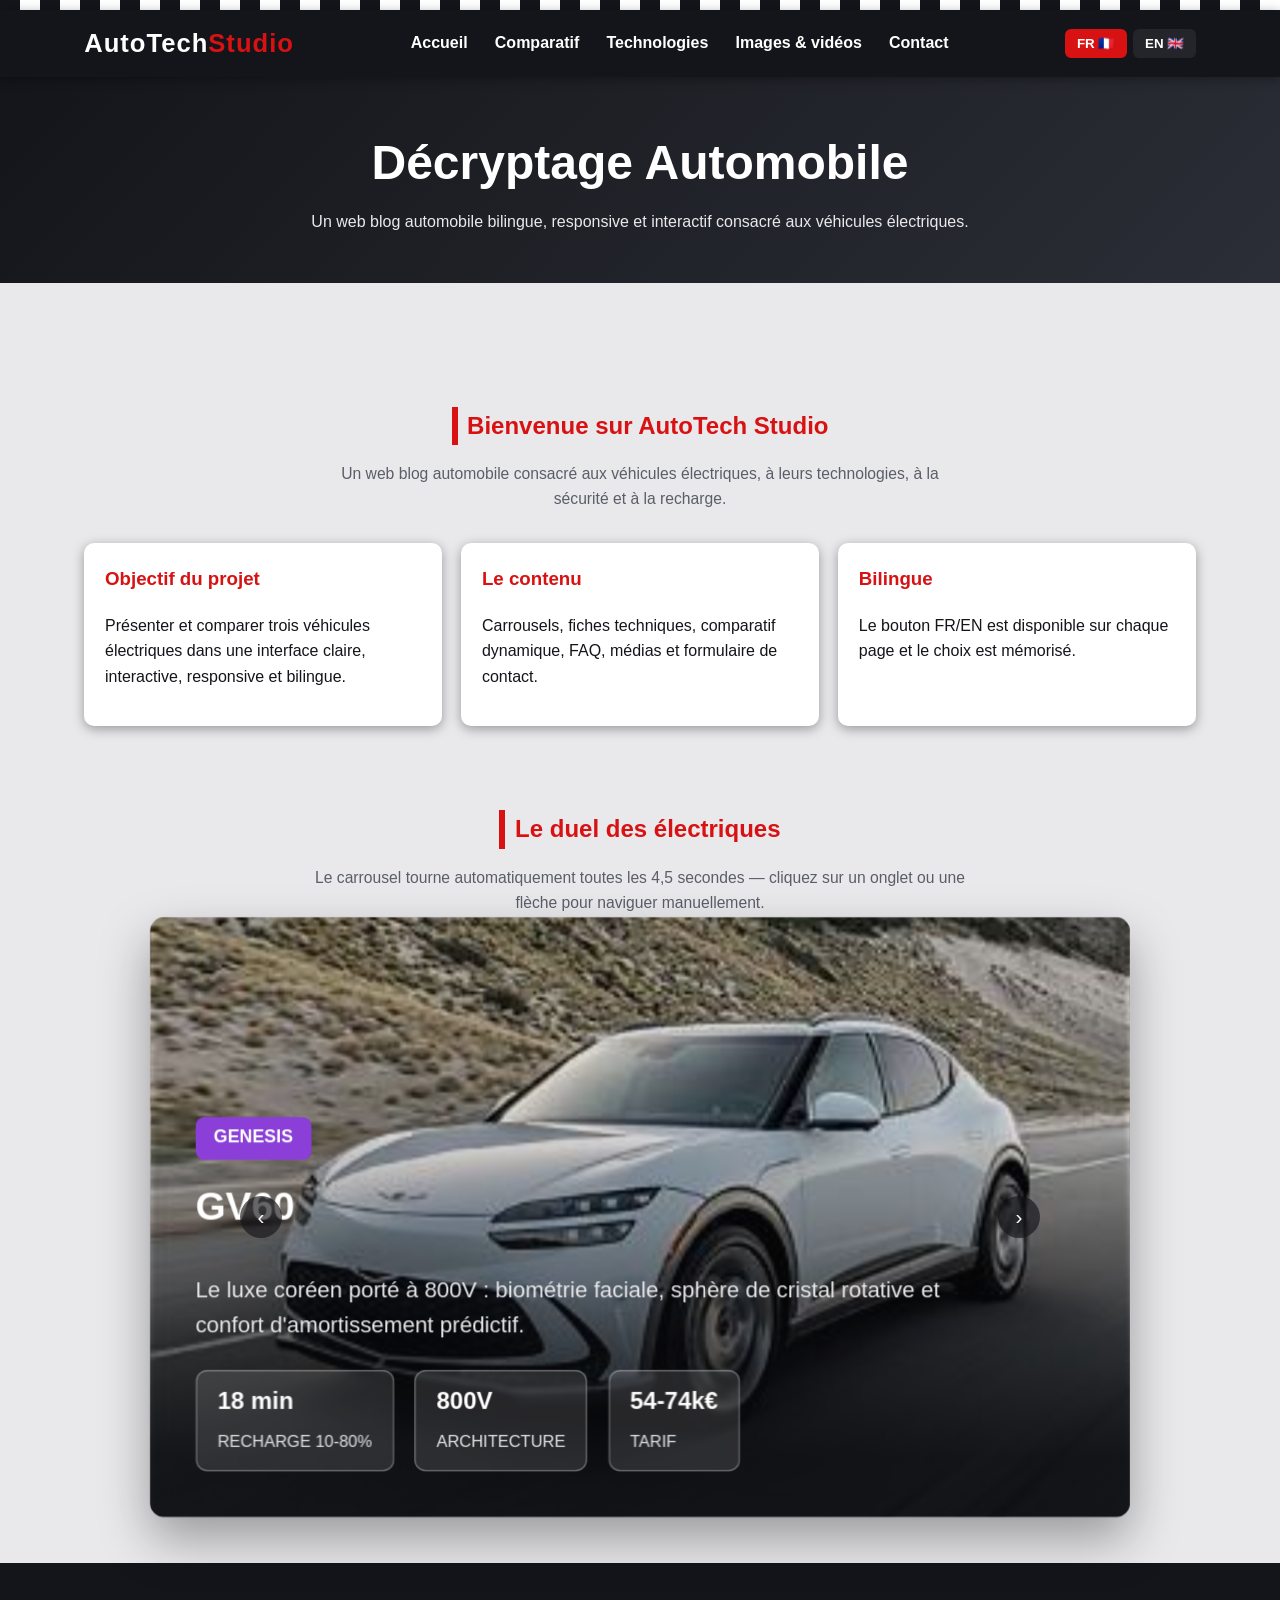
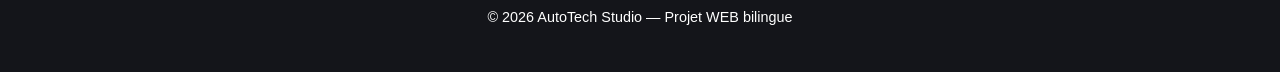
<file: index.html>
<!DOCTYPE html><html lang="fr"><head><meta charset="UTF-8"><meta name="viewport" content="width=device-width, initial-scale=1.0"><meta name="description" content="AutoTech Studio — blog automobile bilingue français/anglais."><title>AutoTech Studio — Accueil / Home</title><link rel="stylesheet" href="style.css"></head><body><div class="bandeau-damier"></div><header><div class="header-inner"><div class="logo">AutoTech<span>Studio</span></div><nav><ul>
<li><a href="index.html" data-lang="fr">Accueil</a><a href="index.html" data-lang="en">Home</a></li>
<li><a href="comparatif.html" data-lang="fr">Comparatif</a><a href="comparatif.html" data-lang="en">Comparison</a></li>
<li><a href="technologies.html" data-lang="fr">Technologies</a><a href="technologies.html" data-lang="en">Technology</a></li>
<li><a href="medias.html" data-lang="fr">Images & vidéos</a><a href="medias.html" data-lang="en">Images & videos</a></li>
<li><a href="contact.html" data-lang="fr">Contact</a><a href="contact.html" data-lang="en">Contact</a></li>
</ul></nav><div class="lang-switch"><button data-switch-lang="fr">FR 🇫🇷</button><button data-switch-lang="en">EN 🇬🇧</button></div></div></header><section class="page-hero"><h1 data-lang="fr">Décryptage Automobile</h1><h1 data-lang="en">Car Tech Decoded</h1><p data-lang="fr">Un web blog automobile bilingue, responsive et interactif consacré aux véhicules électriques.</p><p data-lang="en">A bilingual, responsive and interactive car web blog dedicated to electric vehicles.</p></section><main><section id="accueil"><div class="section-header"><h2 data-lang="fr">Bienvenue sur AutoTech Studio</h2><h2 data-lang="en">Welcome to AutoTech Studio</h2><p class="section-desc" data-lang="fr">Un web blog automobile consacré aux véhicules électriques, à leurs technologies, à la sécurité et à la recharge.</p><p class="section-desc" data-lang="en">A car web blog dedicated to electric vehicles, technology, safety and charging.</p></div><div class="info-grid"><article class="info-card"><h3 data-lang="fr">Objectif du projet</h3><h3 data-lang="en">Project goal</h3><p data-lang="fr">Présenter et comparer trois véhicules électriques dans une interface claire, interactive, responsive et bilingue.</p><p data-lang="en">Present and compare three electric vehicles through a clear, interactive, responsive and bilingual interface.</p></article><article class="info-card"><h3 data-lang="fr">Le contenu</h3><h3 data-lang="en">The content</h3><p data-lang="fr">Carrousels, fiches techniques, comparatif dynamique, FAQ, médias et formulaire de contact.</p><p data-lang="en">Carousels, technical sheets, dynamic comparison, FAQ, media and contact form.</p></article><article class="info-card"><h3 data-lang="fr">Bilingue</h3><h3 data-lang="en">Bilingual</h3><p data-lang="fr">Le bouton FR/EN est disponible sur chaque page et le choix est mémorisé.</p><p data-lang="en">The FR/EN switch is available on every page and the choice is remembered.</p></article></div></section><section id="carrousel">
<div class="section-header">
<h2 data-lang="fr">Le duel des électriques</h2>
<h2 data-lang="en">The electric showdown</h2>
<p class="section-desc" data-lang="fr">Le carrousel tourne automatiquement toutes les 4,5 secondes — cliquez sur un onglet ou une flèche pour naviguer manuellement.</p>
<p class="section-desc" data-lang="en">The carousel spins automatically every 4.5 seconds — click a tab or an arrow to navigate manually.</p>
</div>
<div class="carousel-tabs-nav">
<button class="car-tab" data-lang="fr">Genesis GV60</button>
<button class="car-tab" data-lang="en">Genesis GV60</button>
<button class="car-tab" data-lang="fr">XPeng G6</button>
<button class="car-tab" data-lang="en">XPeng G6</button>
<button class="car-tab" data-lang="fr">Renault Scénic</button>
<button class="car-tab" data-lang="en">Renault Scénic</button>
</div>
<div class="carousel-3d-scene">
<button class="carousel-ctrl ctrl-prev" id="btnPrev3d">‹</button>
<div class="carousel-3d-stage">
<div class="slide3d" style="background-image:url('genesis-gv60.jpg');">
<span class="brand-pill pill-genesis">Genesis</span>
<h3>GV60</h3>
<p data-lang="fr">Le luxe coréen porté à 800V : biométrie faciale, sphère de cristal rotative et confort d'amortissement prédictif.</p>
<p data-lang="en">Korean luxury on an 800V platform: facial biometrics, a rotating crystal sphere and predictive-damping comfort.</p>
<div class="specs-chips">
<div class="spec-chip"><strong>18 min</strong><span data-lang="fr">Recharge 10-80%</span><span data-lang="en">10-80% charge</span></div>
<div class="spec-chip"><strong>800V</strong><span data-lang="fr">Architecture</span><span data-lang="en">Architecture</span></div>
<div class="spec-chip"><strong>54-74k€</strong><span data-lang="fr">Tarif</span><span data-lang="en">Price</span></div>
</div>
</div>
<div class="slide3d" style="background-image:url('xpeng-g6.jpg');">
<span class="brand-pill pill-xpeng">XPeng</span>
<h3>G6</h3>
<p data-lang="fr">La recharge la plus rapide du marché et une conduite autonome XPILOT de série, pour un rapport prix/technologie imbattable.</p>
<p data-lang="en">The fastest charging on the market and standard XPILOT autonomous driving, for an unbeatable price-to-tech ratio.</p>
<div class="specs-chips">
<div class="spec-chip"><strong>12-15 min</strong><span data-lang="fr">Recharge 10-80%</span><span data-lang="en">10-80% charge</span></div>
<div class="spec-chip"><strong>451 kW</strong><span data-lang="fr">Pic de charge</span><span data-lang="en">Peak charging</span></div>
<div class="spec-chip"><strong>46 990€</strong><span data-lang="fr">À partir de</span><span data-lang="en">Starting from</span></div>
</div>
</div>
<div class="slide3d" style="background-image:url('renault-scenic.jpg');">
<span class="brand-pill pill-renault">Renault</span>
<h3>Scénic</h3>
<p data-lang="fr">Le choix français : toit Solarbay, moteur sans terres rares et sécurité pompiers brevetée QRescue, éligible au bonus écologique.</p>
<p data-lang="en">The French choice: Solarbay roof, rare-earth-free motor and the patented QRescue firefighter safety system, eco-bonus eligible.</p>
<div class="specs-chips">
<div class="spec-chip"><strong>~35 min</strong><span data-lang="fr">Recharge 15-80%</span><span data-lang="en">15-80% charge</span></div>
<div class="spec-chip"><strong>400V</strong><span data-lang="fr">Architecture</span><span data-lang="en">Architecture</span></div>
<div class="spec-chip"><strong>39 990€</strong><span data-lang="fr">À partir de</span><span data-lang="en">Starting from</span></div>
</div>
</div>
</div>
<button class="carousel-ctrl ctrl-next" id="btnNext3d">›</button>
</div>
</section></main><footer><p data-lang="fr">© 2026 AutoTech Studio — Projet WEB bilingue</p><p data-lang="en">© 2026 AutoTech Studio — Bilingual WEB project</p></footer><script src="main.js"></script></body></html>
</file>
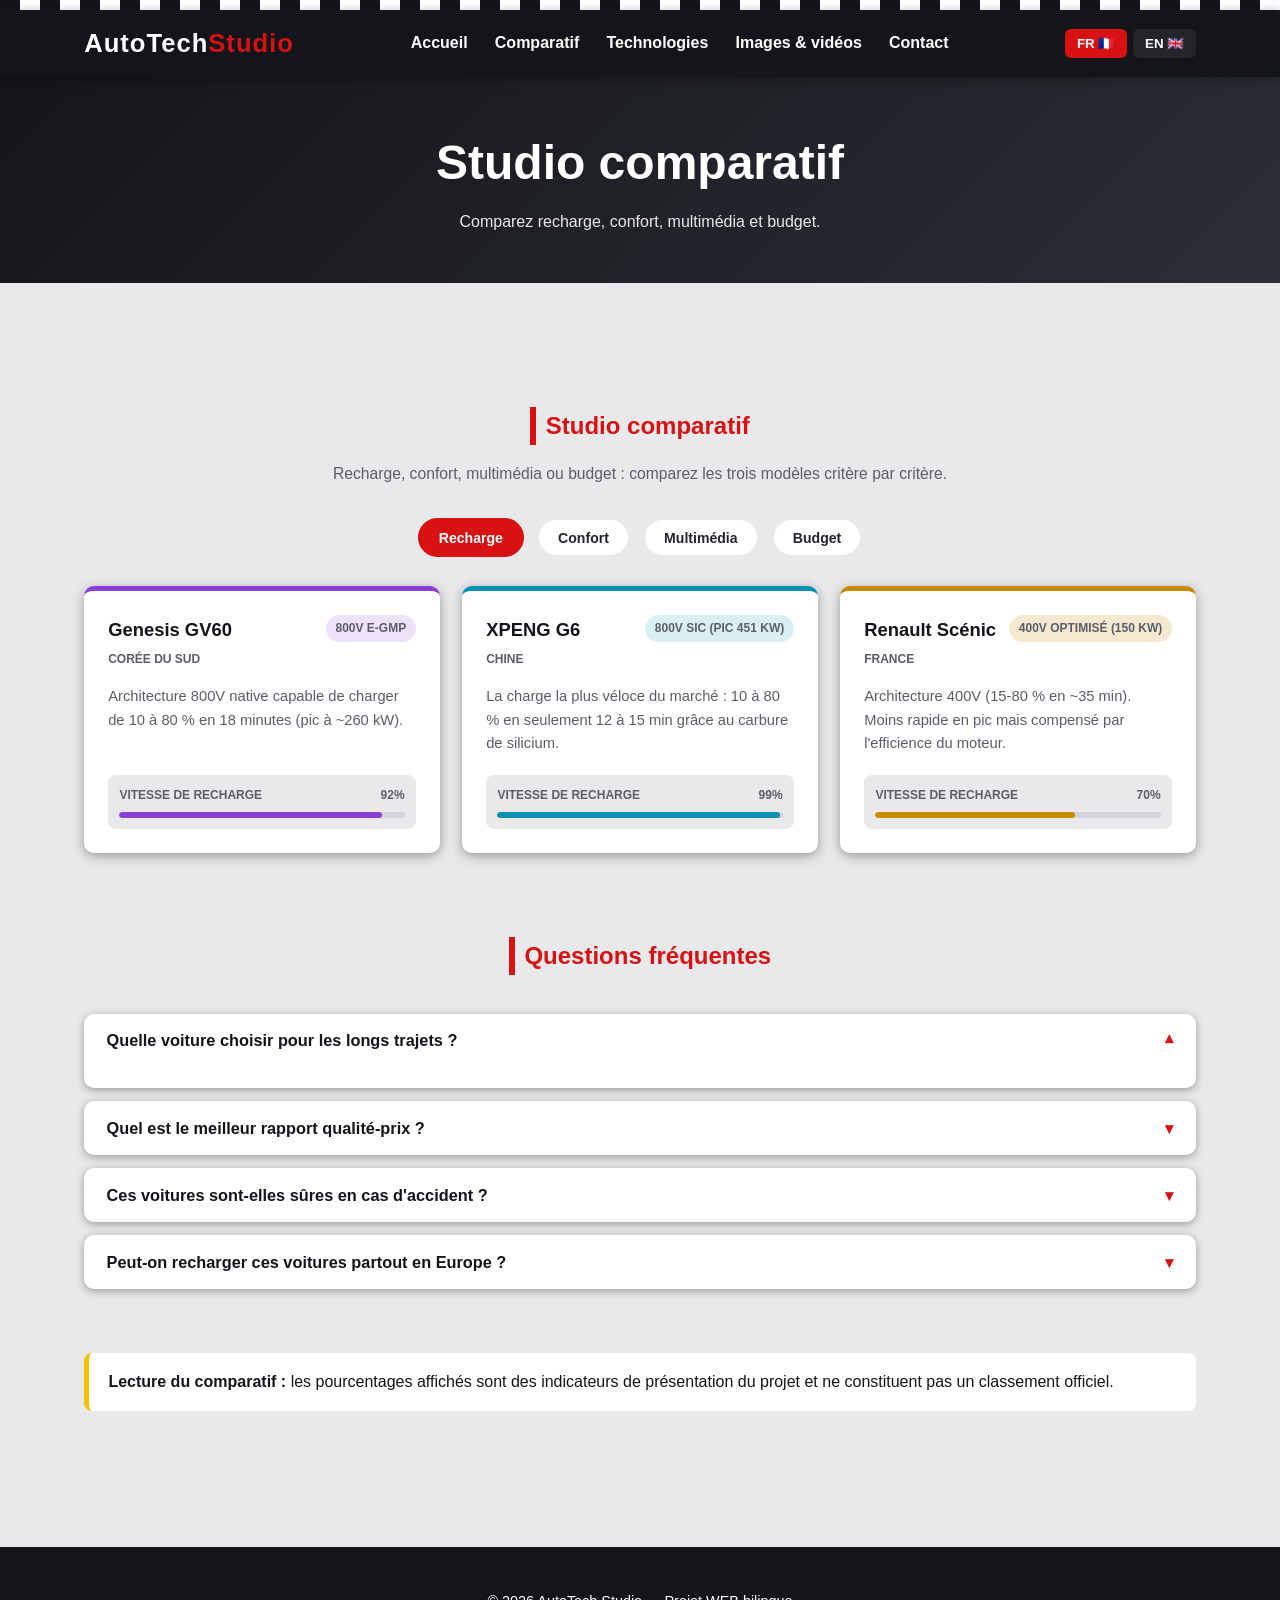
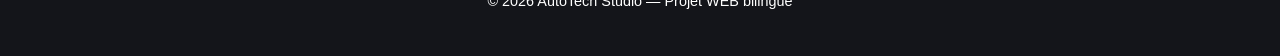
<file: comparatif.html>
<!DOCTYPE html><html lang="fr"><head><meta charset="UTF-8"><meta name="viewport" content="width=device-width, initial-scale=1.0"><meta name="description" content="AutoTech Studio — blog automobile bilingue français/anglais."><title>AutoTech Studio — Comparatif / Comparison</title><link rel="stylesheet" href="style.css"></head><body><div class="bandeau-damier"></div><header><div class="header-inner"><div class="logo">AutoTech<span>Studio</span></div><nav><ul>
<li><a href="index.html" data-lang="fr">Accueil</a><a href="index.html" data-lang="en">Home</a></li>
<li><a href="comparatif.html" data-lang="fr">Comparatif</a><a href="comparatif.html" data-lang="en">Comparison</a></li>
<li><a href="technologies.html" data-lang="fr">Technologies</a><a href="technologies.html" data-lang="en">Technology</a></li>
<li><a href="medias.html" data-lang="fr">Images & vidéos</a><a href="medias.html" data-lang="en">Images & videos</a></li>
<li><a href="contact.html" data-lang="fr">Contact</a><a href="contact.html" data-lang="en">Contact</a></li>
</ul></nav><div class="lang-switch"><button data-switch-lang="fr">FR 🇫🇷</button><button data-switch-lang="en">EN 🇬🇧</button></div></div></header><section class="page-hero"><h1 data-lang="fr">Studio comparatif</h1><h1 data-lang="en">Comparison studio</h1><p data-lang="fr">Comparez recharge, confort, multimédia et budget.</p><p data-lang="en">Compare charging, comfort, multimedia and budget.</p></section><main><section id="studio">
<div class="section-header">
<h2 data-lang="fr">Studio comparatif</h2>
<h2 data-lang="en">Comparison studio</h2>
<p class="section-desc" data-lang="fr">Recharge, confort, multimédia ou budget : comparez les trois modèles critère par critère.</p>
<p class="section-desc" data-lang="en">Charging, comfort, multimedia or budget: compare the three models criterion by criterion.</p>
</div>
<div class="studio-tabs">
<button class="tab-btn active" data-lang="fr" data-topic="recharge">Recharge</button>
<button class="tab-btn active" data-lang="en" data-topic="recharge">Charging</button>
<button class="tab-btn" data-lang="fr" data-topic="confort">Confort</button>
<button class="tab-btn" data-lang="en" data-topic="confort">Comfort</button>
<button class="tab-btn" data-lang="fr" data-topic="multimedia">Multimédia</button>
<button class="tab-btn" data-lang="en" data-topic="multimedia">Multimedia</button>
<button class="tab-btn" data-lang="fr" data-topic="budget">Budget</button>
<button class="tab-btn" data-lang="en" data-topic="budget">Budget</button>
</div>
<div class="comparison-cards-grid" id="comparisonGrid"></div>
</section><section id="faq">
<div class="section-header">
<h2 data-lang="fr">Questions fréquentes</h2>
<h2 data-lang="en">Frequently asked questions</h2>
</div>
<div class="accordion-item active">
<button class="accordion-header">
<span data-lang="fr">Quelle voiture choisir pour les longs trajets ?</span>
<span data-lang="en">Which car is best for long trips?</span>
<span class="chevron">▾</span>
</button>
<div class="accordion-body">
<p data-lang="fr">La Genesis GV60 et sa recharge 800V permettent de limiter les arrêts sur autoroute. La XPeng G6 reste toutefois la plus rapide à recharger en valeur absolue, ce qui compense une autonomie légèrement inférieure.</p>
<p data-lang="en">The Genesis GV60 and its 800V charging limit motorway stops. The XPeng G6 is still the fastest to recharge in absolute terms, which offsets its slightly lower range.</p>
</div>
</div>
<div class="accordion-item">
<button class="accordion-header">
<span data-lang="fr">Quel est le meilleur rapport qualité-prix ?</span>
<span data-lang="en">Which offers the best value for money?</span>
<span class="chevron">▾</span>
</button>
<div class="accordion-body">
<p data-lang="fr">La XPeng G6 se distingue avec un tarif de départ à 46 990 € tout inclus, sans options payantes. La Renault Scénic reste toutefois la moins chère et bénéficie du bonus écologique français.</p>
<p data-lang="en">The XPeng G6 stands out at a starting price of €46,990, fully equipped with no paid options. The Renault Scénic remains the cheapest and qualifies for the French eco-bonus.</p>
</div>
</div>
<div class="accordion-item">
<button class="accordion-header">
<span data-lang="fr">Ces voitures sont-elles sûres en cas d'accident ?</span>
<span data-lang="en">Are these cars safe in a crash?</span>
<span class="chevron">▾</span>
</button>
<div class="accordion-body">
<p data-lang="fr">Chaque constructeur mise sur une approche différente : airbag central pour Genesis, capot pyrotechnique piéton chez XPeng, et système pompiers QRescue breveté chez Renault. Les trois embarquent des aides à la conduite (ADAS) avancées.</p>
<p data-lang="en">Each manufacturer takes a different approach: a central airbag for Genesis, a pyrotechnic pedestrian bonnet at XPeng, and the patented QRescue firefighter system at Renault. All three carry advanced driver-assistance systems (ADAS).</p>
</div>
</div>
<div class="accordion-item">
<button class="accordion-header">
<span data-lang="fr">Peut-on recharger ces voitures partout en Europe ?</span>
<span data-lang="en">Can these cars charge anywhere in Europe?</span>
<span class="chevron">▾</span>
</button>
<div class="accordion-body">
<p data-lang="fr">Oui, les trois modèles utilisent le standard de charge rapide CCS Combo 2, compatible avec la quasi-totalité du réseau de bornes publiques en Europe.</p>
<p data-lang="en">Yes, all three models use the CCS Combo 2 fast-charging standard, compatible with almost the entire public charging network in Europe.</p>
</div>
</div>
</section><section><div class="site-note"><strong data-lang="fr">Lecture du comparatif :</strong><strong data-lang="en">How to read the comparison:</strong><span data-lang="fr"> les pourcentages affichés sont des indicateurs de présentation du projet et ne constituent pas un classement officiel.</span><span data-lang="en"> the percentages shown are presentation indicators for this project and are not an official ranking.</span></div></section></main><footer><p data-lang="fr">© 2026 AutoTech Studio — Projet WEB bilingue</p><p data-lang="en">© 2026 AutoTech Studio — Bilingual WEB project</p></footer><script src="main.js"></script></body></html>
</file>
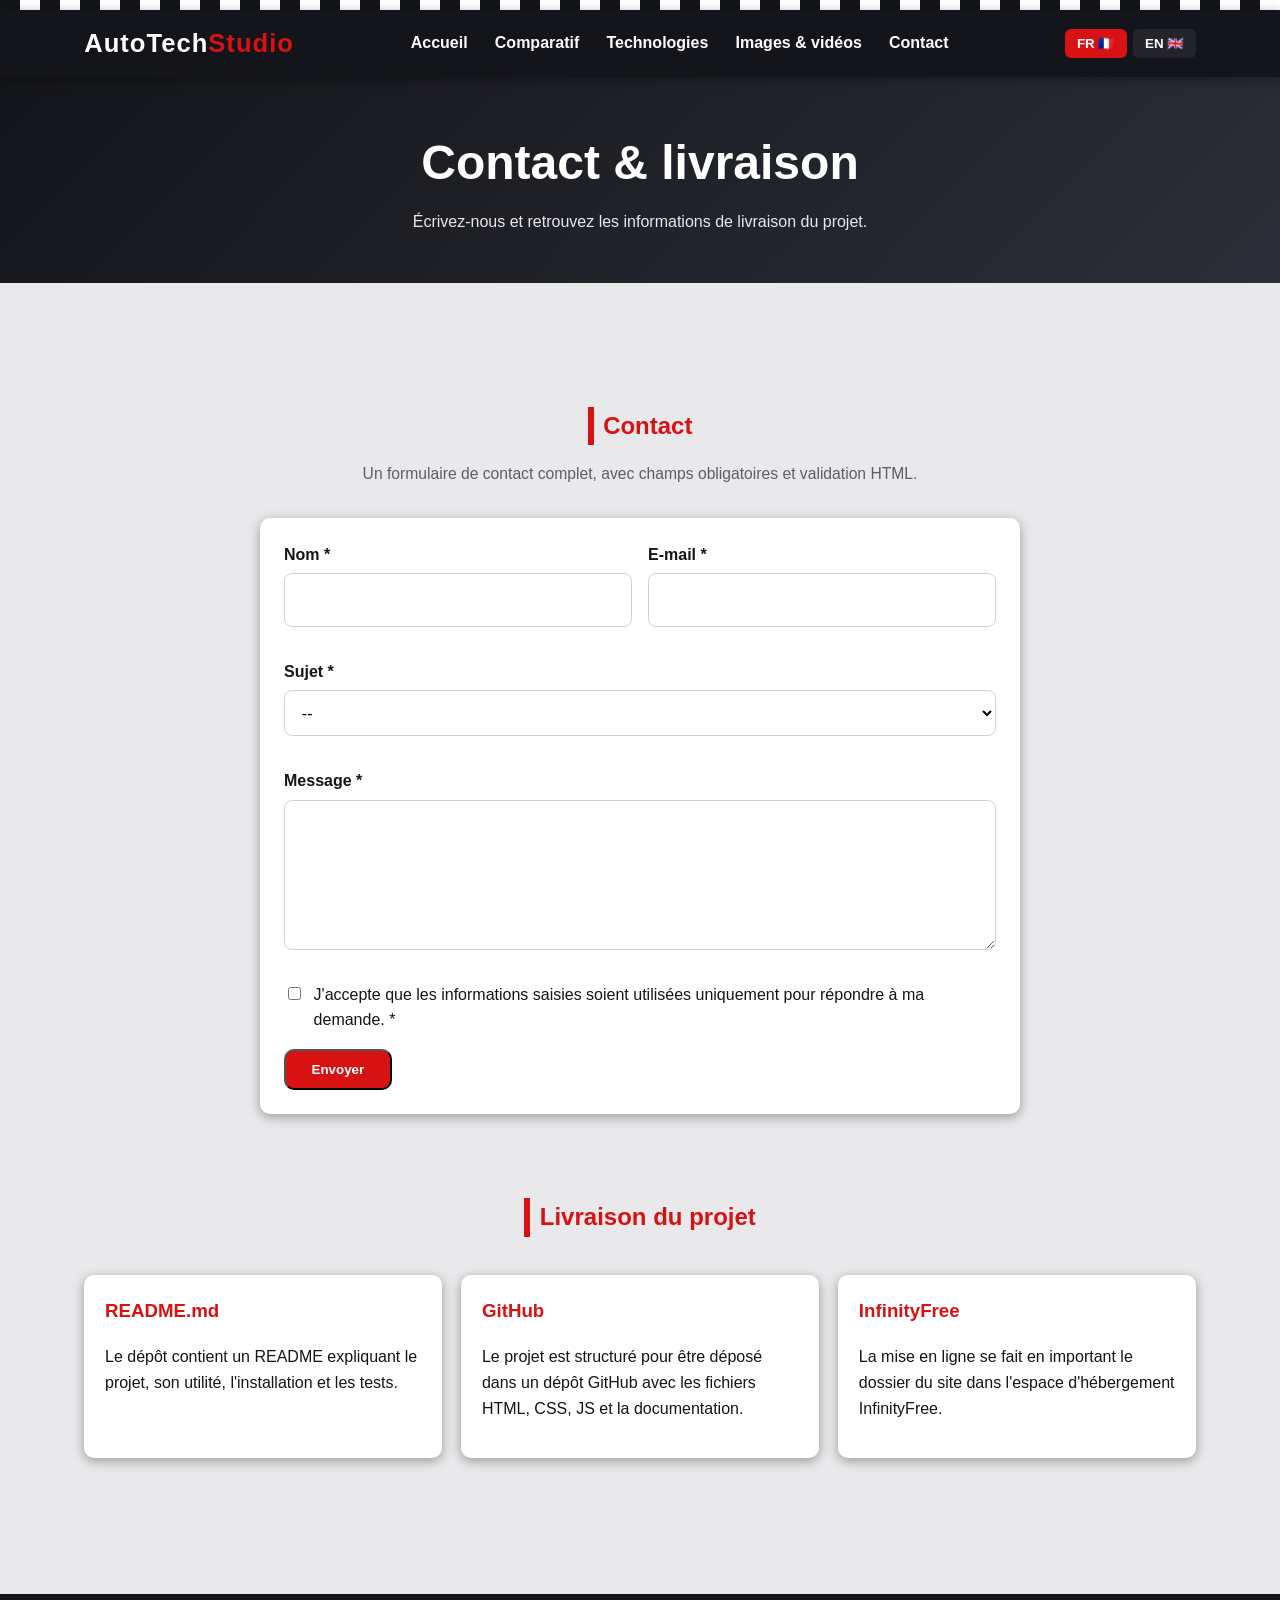
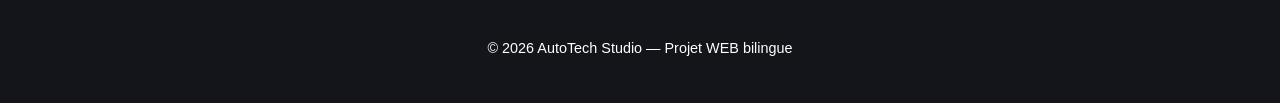
<file: contact.html>
<!DOCTYPE html><html lang="fr"><head><meta charset="UTF-8"><meta name="viewport" content="width=device-width, initial-scale=1.0"><meta name="description" content="AutoTech Studio — blog automobile bilingue français/anglais."><title>AutoTech Studio — Contact</title><link rel="stylesheet" href="style.css"></head><body><div class="bandeau-damier"></div><header><div class="header-inner"><div class="logo">AutoTech<span>Studio</span></div><nav><ul>
<li><a href="index.html" data-lang="fr">Accueil</a><a href="index.html" data-lang="en">Home</a></li>
<li><a href="comparatif.html" data-lang="fr">Comparatif</a><a href="comparatif.html" data-lang="en">Comparison</a></li>
<li><a href="technologies.html" data-lang="fr">Technologies</a><a href="technologies.html" data-lang="en">Technology</a></li>
<li><a href="medias.html" data-lang="fr">Images & vidéos</a><a href="medias.html" data-lang="en">Images & videos</a></li>
<li><a href="contact.html" data-lang="fr">Contact</a><a href="contact.html" data-lang="en">Contact</a></li>
</ul></nav><div class="lang-switch"><button data-switch-lang="fr">FR 🇫🇷</button><button data-switch-lang="en">EN 🇬🇧</button></div></div></header><section class="page-hero"><h1 data-lang="fr">Contact & livraison</h1><h1 data-lang="en">Contact & delivery</h1><p data-lang="fr">Écrivez-nous et retrouvez les informations de livraison du projet.</p><p data-lang="en">Contact us and find the project delivery information.</p></section><main><section><div class="section-header"><h2 data-lang="fr">Contact</h2><h2 data-lang="en">Contact</h2><p class="section-desc" data-lang="fr">Un formulaire de contact complet, avec champs obligatoires et validation HTML.</p><p class="section-desc" data-lang="en">A complete contact form with required fields and HTML validation.</p></div><div class="carte form-card"><form id="contactForm"><div class="form-grid"><div class="form-group"><label for="nom" data-lang="fr">Nom *</label><label for="nom" data-lang="en">Name *</label><input id="nom" name="nom" type="text" required autocomplete="name"></div><div class="form-group"><label for="email" data-lang="fr">E-mail *</label><label for="email" data-lang="en">Email *</label><input id="email" name="email" type="email" required autocomplete="email"></div><div class="form-group full"><label for="sujet" data-lang="fr">Sujet *</label><label for="sujet" data-lang="en">Subject *</label><select id="sujet" name="sujet" required><option value="">--</option><option>Question</option><option>Suggestion</option><option>Projet WEB</option></select></div><div class="form-group full"><label for="message" data-lang="fr">Message *</label><label for="message" data-lang="en">Message *</label><textarea id="message" name="message" required minlength="10"></textarea></div></div><div class="form-check"><input id="consent" type="checkbox" required><label for="consent" data-lang="fr">J'accepte que les informations saisies soient utilisées uniquement pour répondre à ma demande. *</label><label for="consent" data-lang="en">I agree that the information entered may only be used to answer my request. *</label></div><button class="btn" type="submit" data-lang="fr">Envoyer</button><button class="btn" type="submit" data-lang="en">Send</button><div id="formMessage" class="form-message" role="status" aria-live="polite"></div></form></div></section><section><div class="section-header"><h2 data-lang="fr">Livraison du projet</h2><h2 data-lang="en">Project delivery</h2></div><div class="info-grid"><article class="info-card"><h3>README.md</h3><p data-lang="fr">Le dépôt contient un README expliquant le projet, son utilité, l'installation et les tests.</p><p data-lang="en">The repository contains a README explaining the project, its purpose, setup and tests.</p></article><article class="info-card"><h3>GitHub</h3><p data-lang="fr">Le projet est structuré pour être déposé dans un dépôt GitHub avec les fichiers HTML, CSS, JS et la documentation.</p><p data-lang="en">The project is structured for a GitHub repository containing HTML, CSS, JS and documentation.</p></article><article class="info-card"><h3>InfinityFree</h3><p data-lang="fr">La mise en ligne se fait en important le dossier du site dans l'espace d'hébergement InfinityFree.</p><p data-lang="en">Deployment is done by uploading the website folder to the InfinityFree hosting space.</p></article></div></section></main><footer><p data-lang="fr">© 2026 AutoTech Studio — Projet WEB bilingue</p><p data-lang="en">© 2026 AutoTech Studio — Bilingual WEB project</p></footer><script src="main.js"></script></body></html>
</file>
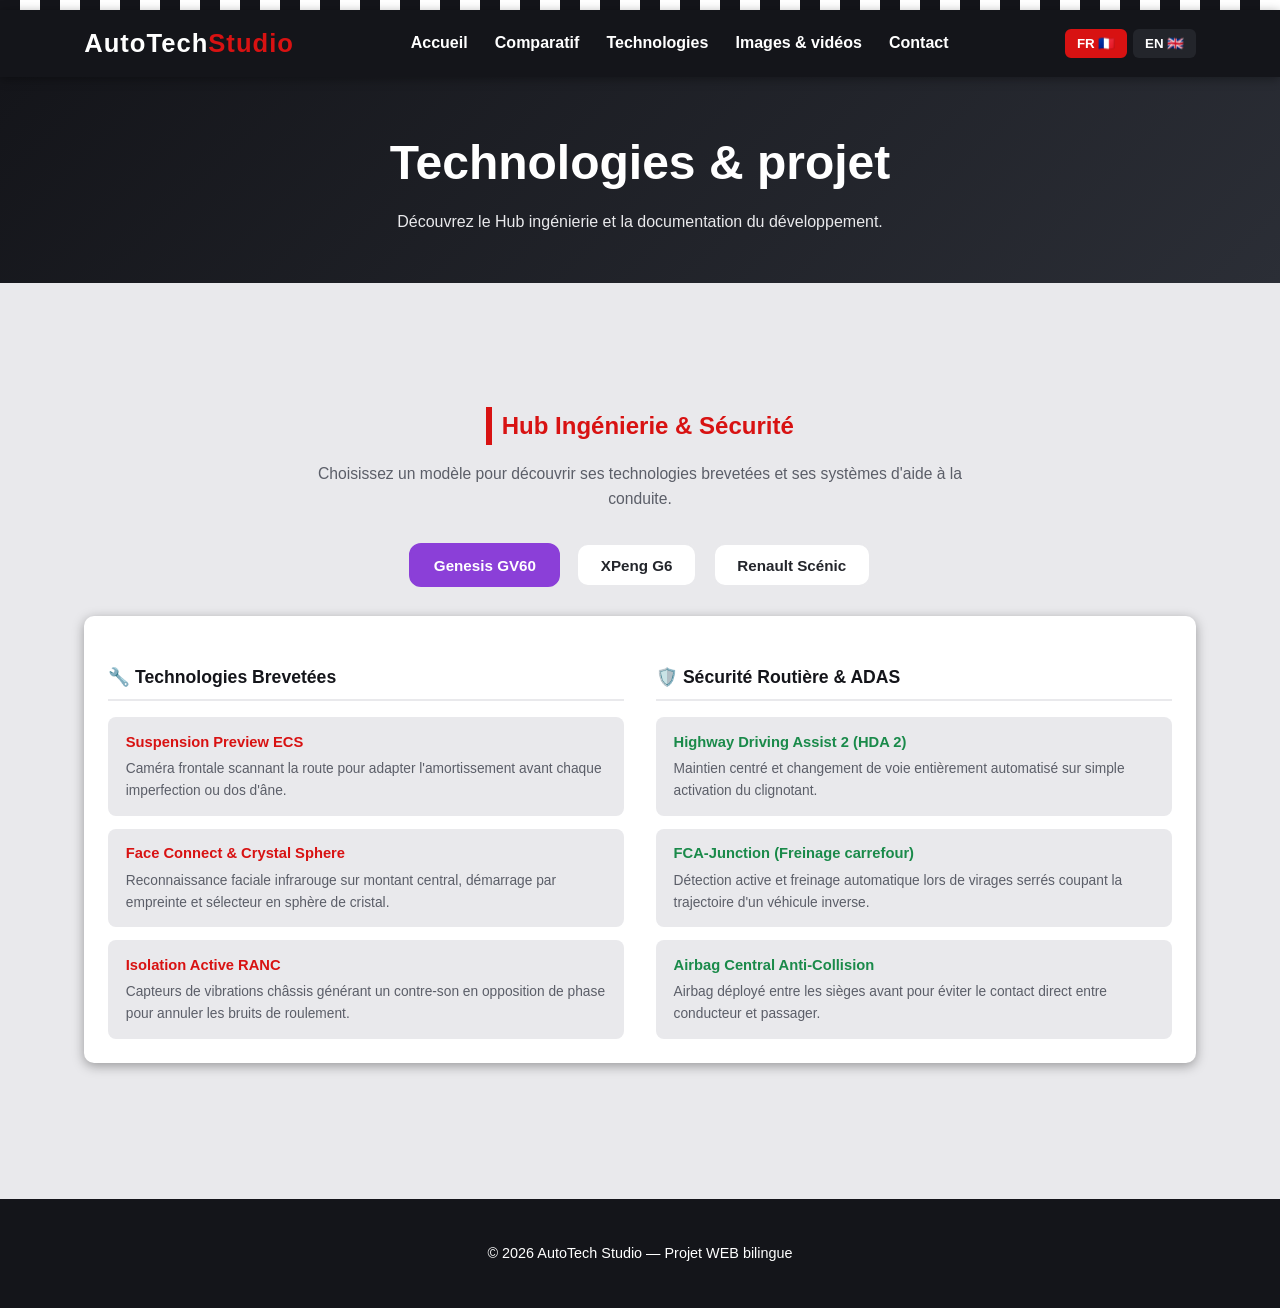
<file: technologies.html>
<!DOCTYPE html><html lang="fr"><head><meta charset="UTF-8"><meta name="viewport" content="width=device-width, initial-scale=1.0"><meta name="description" content="AutoTech Studio — blog automobile bilingue français/anglais."><title>AutoTech Studio — Technologies</title><link rel="stylesheet" href="style.css"></head><body><div class="bandeau-damier"></div><header><div class="header-inner"><div class="logo">AutoTech<span>Studio</span></div><nav><ul>
<li><a href="index.html" data-lang="fr">Accueil</a><a href="index.html" data-lang="en">Home</a></li>
<li><a href="comparatif.html" data-lang="fr">Comparatif</a><a href="comparatif.html" data-lang="en">Comparison</a></li>
<li><a href="technologies.html" data-lang="fr">Technologies</a><a href="technologies.html" data-lang="en">Technology</a></li>
<li><a href="medias.html" data-lang="fr">Images & vidéos</a><a href="medias.html" data-lang="en">Images & videos</a></li>
<li><a href="contact.html" data-lang="fr">Contact</a><a href="contact.html" data-lang="en">Contact</a></li>
</ul></nav><div class="lang-switch"><button data-switch-lang="fr">FR 🇫🇷</button><button data-switch-lang="en">EN 🇬🇧</button></div></div></header><section class="page-hero"><h1 data-lang="fr">Technologies & projet</h1><h1 data-lang="en">Technology & project</h1><p data-lang="fr">Découvrez le Hub ingénierie et la documentation du développement.</p><p data-lang="en">Explore the engineering hub and the development documentation.</p></section><main><section id="hub">
<div class="section-header">
<h2 data-lang="fr">Hub Ingénierie &amp; Sécurité</h2>
<h2 data-lang="en">Engineering &amp; Safety Hub</h2>
<p class="section-desc" data-lang="fr">Choisissez un modèle pour découvrir ses technologies brevetées et ses systèmes d'aide à la conduite.</p>
<p class="section-desc" data-lang="en">Pick a model to discover its patented technologies and driver-assistance systems.</p>
</div>
<div class="model-selector-bar">
<button class="model-nav-btn" data-model="genesis">Genesis GV60</button>
<button class="model-nav-btn" data-model="xpeng">XPeng G6</button>
<button class="model-nav-btn" data-model="renault">Renault Scénic</button>
</div>
<div class="hub-content-card carte" id="hubCard"></div>
</section></main><footer><p data-lang="fr">© 2026 AutoTech Studio — Projet WEB bilingue</p><p data-lang="en">© 2026 AutoTech Studio — Bilingual WEB project</p></footer><script src="main.js"></script></body></html>
</file>
<file: style.css>
/* ============================================
   AutoTech Studio × MotorLog
   Thème clair "course automobile", contenu décryptage EV
   ============================================ */

:root {
  --rouge-course: #d81212;
  --noir-asphalte: #14151a;
  --gris-fonce: #23252b;
  --gris-clair: #e9e9ec;
  --blanc: #ffffff;
  --jaune-damier: #f2c200;
  --ombre: rgba(0, 0, 0, 0.35);
  --rayon: 10px;
  --transition: 0.25s ease;

  --color-genesis: #8b3fd8;
  --color-xpeng: #0891b2;
  --color-renault: #c98a00;
  --color-safety: #1a8a4a;

  --text-dim: #5b5e68;
}

* { box-sizing: border-box; }

html { scroll-behavior: smooth; }

body {
  margin: 0;
  font-family: "Segoe UI", Roboto, Arial, sans-serif;
  background: var(--gris-clair);
  color: var(--noir-asphalte);
  line-height: 1.6;
}

img, video { max-width: 100%; height: auto; border-radius: var(--rayon); }

a { color: inherit; text-decoration: none; }

/* ---------- Bandeau damier ---------- */
.bandeau-damier {
  height: 10px;
  background-image: repeating-linear-gradient(90deg, var(--noir-asphalte) 0 20px, var(--blanc) 20px 40px);
}

/* ---------- Header / Navigation ---------- */
header {
  background: var(--noir-asphalte);
  color: var(--blanc);
  box-shadow: 0 2px 10px var(--ombre);
  position: sticky;
  top: 0;
  z-index: 100;
}

.header-inner {
  max-width: 1150px;
  margin: 0 auto;
  display: flex;
  align-items: center;
  justify-content: space-between;
  padding: 0.8rem 1.2rem;
  flex-wrap: wrap;
}

.logo { font-size: 1.6rem; font-weight: 800; letter-spacing: 1px; color: var(--blanc); }
.logo span { color: var(--rouge-course); }

nav ul { list-style: none; display: flex; gap: 1.3rem; margin: 0; padding: 0; flex-wrap: wrap; }

nav a {
  font-weight: 600;
  padding: 0.4rem 0.2rem;
  border-bottom: 3px solid transparent;
  transition: border-color var(--transition), color var(--transition);
}

nav a:hover, nav a.actif { border-color: var(--rouge-course); color: var(--jaune-damier); }

.lang-switch { display: flex; gap: 0.4rem; align-items: center; }

.lang-switch button {
  background: var(--gris-fonce);
  color: var(--blanc);
  border: 2px solid transparent;
  border-radius: 6px;
  padding: 0.3rem 0.6rem;
  cursor: pointer;
  font-weight: 700;
  transition: var(--transition);
}

.lang-switch button.actif { border-color: var(--rouge-course); background: var(--rouge-course); }

/* ---------- Hero ---------- */
.hero {
  background: linear-gradient(rgba(20, 21, 26, 0.78), rgba(20, 21, 26, 0.78)),
    url("https://images.unsplash.com/photo-1593941707882-a5bba14938c7?auto=format&fit=crop&w=1400&q=60")
      center/cover no-repeat;
  color: var(--blanc);
  padding: 4.5rem 1.5rem;
  text-align: center;
}

.hero-badge {
  display: inline-flex;
  align-items: center;
  gap: 0.5rem;
  padding: 0.35rem 1rem;
  border-radius: 30px;
  background: rgba(216, 18, 18, 0.25);
  border: 1px solid var(--rouge-course);
  color: var(--jaune-damier);
  font-size: 0.82rem;
  font-weight: 700;
  margin-bottom: 1.2rem;
}

.hero h1 { font-size: clamp(2rem, 5vw, 3rem); margin-bottom: 0.6rem; }
.hero p { font-size: 1.1rem; max-width: 680px; margin: 0 auto 1.5rem; color: var(--gris-clair); }

.hero-actions { display: flex; justify-content: center; gap: 1rem; flex-wrap: wrap; }

.btn {
  display: inline-block;
  background: var(--rouge-course);
  color: var(--blanc);
  padding: 0.7rem 1.6rem;
  border-radius: var(--rayon);
  font-weight: 700;
  transition: transform var(--transition), background var(--transition);
}

.btn:hover { background: var(--jaune-damier); color: var(--noir-asphalte); transform: translateY(-2px); }

.btn-outline {
  display: inline-block;
  background: transparent;
  color: var(--blanc);
  border: 2px solid var(--blanc);
  padding: 0.65rem 1.5rem;
  border-radius: var(--rayon);
  font-weight: 700;
  transition: var(--transition);
}

.btn-outline:hover { background: var(--blanc); color: var(--noir-asphalte); }

/* ---------- Sections génériques ---------- */
main { max-width: 1150px; margin: 0 auto; padding: 2.5rem 1.2rem; }
section { margin-bottom: 4rem; }

.section-header { text-align: center; margin-bottom: 2rem; }

h2 {
  color: var(--rouge-course);
  border-left: 6px solid var(--rouge-course);
  padding-left: 0.6rem;
  margin-bottom: 0.4rem;
  display: inline-block;
}

.section-desc { color: var(--text-dim); max-width: 650px; margin: 0.6rem auto 0; font-size: 0.98rem; }

.carte {
  background: var(--blanc);
  border-radius: var(--rayon);
  box-shadow: 0 3px 12px var(--ombre);
  padding: 1.5rem;
}

/* ---------- Onglets voitures (carrousel) ---------- */
.carousel-tabs-nav { display: flex; justify-content: center; gap: 0.8rem; margin-bottom: 1.4rem; flex-wrap: wrap; }

.car-tab {
  background: var(--blanc);
  border: 2px solid var(--gris-clair);
  color: var(--gris-fonce);
  padding: 0.55rem 1.2rem;
  border-radius: 25px;
  font-size: 0.88rem;
  font-weight: 700;
  cursor: pointer;
  transition: all 0.25s ease;
}

.car-tab:hover { border-color: var(--rouge-course); }
.car-tab.active { background: var(--rouge-course); color: var(--blanc); border-color: var(--rouge-course); }

/* ---------- Carrousel 3D ---------- */
.carousel-3d-scene {
  position: relative;
  max-width: 780px;
  height: 420px;
  margin: 0 auto 1.2rem;
  perspective: 1400px;
}

.carousel-3d-stage {
  position: relative;
  width: 100%;
  height: 100%;
  transform-style: preserve-3d;
  transition: transform 1s cubic-bezier(0.65, 0, 0.35, 1);
}

.slide3d {
  position: absolute;
  inset: 0;
  margin: auto;
  width: 88%;
  height: 100%;
  border-radius: var(--rayon);
  overflow: hidden;
  backface-visibility: hidden;
  box-shadow: 0 15px 35px var(--ombre);
  background-size: cover;
  background-position: center;
  display: flex;
  flex-direction: column;
  justify-content: flex-end;
  padding: 2rem;
  color: var(--blanc);
}

.slide3d::before {
  content: "";
  position: absolute;
  inset: 0;
  background: linear-gradient(to top, rgba(10, 11, 14, 0.88) 10%, rgba(10, 11, 14, 0.15) 65%);
  z-index: 0;
}

.slide3d > * { position: relative; z-index: 1; }

.brand-pill {
  display: inline-flex;
  align-items: center;
  gap: 0.5rem;
  font-size: 0.78rem;
  font-weight: 800;
  text-transform: uppercase;
  padding: 0.3rem 0.8rem;
  border-radius: 6px;
  margin-bottom: 0.7rem;
  width: fit-content;
}

.pill-genesis { background: var(--color-genesis); color: var(--blanc); }
.pill-xpeng { background: var(--color-xpeng); color: var(--blanc); }
.pill-renault { background: var(--color-renault); color: var(--blanc); }

.slide3d h3 { font-size: 1.7rem; margin: 0 0 0.5rem; }
.slide3d p { font-size: 0.98rem; max-width: 560px; margin-bottom: 1.2rem; color: var(--gris-clair); }

.specs-chips { display: flex; gap: 0.9rem; flex-wrap: wrap; }

.spec-chip {
  background: rgba(255, 255, 255, 0.12);
  border: 1px solid rgba(255, 255, 255, 0.3);
  padding: 0.5rem 0.9rem;
  border-radius: 8px;
  backdrop-filter: blur(2px);
}

.spec-chip strong { display: block; font-size: 1.05rem; font-weight: 800; }
.spec-chip span { font-size: 0.72rem; text-transform: uppercase; color: var(--gris-clair); }

.carousel-ctrl {
  position: absolute;
  top: 50%;
  transform: translateY(-50%);
  width: 42px;
  height: 42px;
  border-radius: 50%;
  background: rgba(20, 21, 26, 0.65);
  border: none;
  color: var(--blanc);
  font-size: 1.3rem;
  display: flex;
  align-items: center;
  justify-content: center;
  cursor: pointer;
  z-index: 10;
  transition: var(--transition);
}

.carousel-ctrl:hover { background: var(--rouge-course); }
.ctrl-prev { left: -10px; }
.ctrl-next { right: -10px; }

/* ---------- Carrousel 3D CSS pur ---------- */
.scene-3d {
  position: relative;
  width: 100%;
  max-width: 640px;
  height: 380px;
  margin: 0 auto;
  perspective: 1300px;
}

.anneau-3d {
  position: absolute;
  inset: 0;
  margin: auto;
  width: 78%;
  height: 100%;
  transform-style: preserve-3d;
  animation: tourner-3d 16s linear infinite;
}

.scene-3d:hover .anneau-3d { animation-play-state: paused; }

@keyframes tourner-3d {
  from { transform: rotateY(0deg); }
  to   { transform: rotateY(360deg); }
}

.carte-3d {
  position: absolute;
  inset: 0;
  border-radius: var(--rayon);
  overflow: hidden;
  background-size: cover;
  background-position: center;
  box-shadow: 0 15px 35px var(--ombre);
  display: flex;
  flex-direction: column;
  justify-content: flex-end;
  padding: 1.6rem;
  color: var(--blanc);
  backface-visibility: hidden;
}

.carte-3d::before {
  content: "";
  position: absolute;
  inset: 0;
  background: linear-gradient(to top, rgba(10, 11, 14, 0.9) 15%, rgba(10, 11, 14, 0.1) 70%);
}

.carte-3d > * { position: relative; z-index: 1; }

/* 3 faces sur l'anneau : 120° d'écart, rayon ~340px */
.carte-3d:nth-child(1) { transform: rotateY(0deg) translateZ(340px); }
.carte-3d:nth-child(2) { transform: rotateY(120deg) translateZ(340px); }
.carte-3d:nth-child(3) { transform: rotateY(240deg) translateZ(340px); }

.pastille {
  display: inline-block;
  width: fit-content;
  font-size: 0.72rem;
  font-weight: 800;
  text-transform: uppercase;
  padding: 0.25rem 0.7rem;
  border-radius: 6px;
  margin-bottom: 0.5rem;
}
.pastille-genesis { background: var(--color-genesis); }
.pastille-xpeng { background: var(--color-xpeng); }
.pastille-renault { background: var(--color-renault); }

.carte-3d h3 { margin: 0; font-size: 1.4rem; }

@media (prefers-reduced-motion: reduce) {
  .anneau-3d { animation: none; }
}

/* ---------- Hub Ingénierie & Sécurité ---------- */
.model-selector-bar { display: flex; justify-content: center; gap: 1rem; margin-bottom: 1.8rem; flex-wrap: wrap; }

.model-nav-btn {
  background: var(--blanc);
  border: 2px solid var(--gris-clair);
  color: var(--gris-fonce);
  padding: 0.7rem 1.4rem;
  border-radius: 12px;
  font-size: 0.95rem;
  font-weight: 700;
  cursor: pointer;
  transition: all 0.2s;
}

.model-nav-btn:hover { border-color: var(--rouge-course); }
.model-nav-btn.active-genesis { border-color: var(--color-genesis); background: var(--color-genesis); color: var(--blanc); }
.model-nav-btn.active-xpeng { border-color: var(--color-xpeng); background: var(--color-xpeng); color: var(--blanc); }
.model-nav-btn.active-renault { border-color: var(--color-renault); background: var(--color-renault); color: var(--blanc); }

.hub-content-card {
  display: grid;
  grid-template-columns: 1fr 1fr;
  gap: 2rem;
}

.hub-col-title {
  font-size: 1.1rem;
  font-weight: 700;
  color: var(--noir-asphalte);
  margin-bottom: 1rem;
  padding-bottom: 0.5rem;
  border-bottom: 2px solid var(--gris-clair);
}

.tech-mini-list { list-style: none; margin: 0; padding: 0; display: flex; flex-direction: column; gap: 0.8rem; }

.tech-mini-item { background: var(--gris-clair); padding: 0.85rem 1.1rem; border-radius: 8px; }
.tech-mini-item h5 { margin: 0 0 0.25rem; font-size: 0.92rem; color: var(--rouge-course); }
.tech-mini-item p { margin: 0; font-size: 0.86rem; color: var(--text-dim); }
.tech-mini-item.securite h5 { color: var(--color-safety); }

/* ---------- Studio comparatif ---------- */
.studio-tabs { display: flex; justify-content: center; gap: 0.8rem; margin-bottom: 1.8rem; flex-wrap: wrap; }

.tab-btn {
  background: var(--blanc);
  border: 2px solid var(--gris-clair);
  color: var(--gris-fonce);
  padding: 0.6rem 1.2rem;
  border-radius: 30px;
  font-size: 0.88rem;
  font-weight: 700;
  cursor: pointer;
  transition: all 0.2s;
}

.tab-btn:hover { border-color: var(--rouge-course); }
.tab-btn.active { background: var(--rouge-course); border-color: var(--rouge-course); color: var(--blanc); }

.comparison-cards-grid { display: grid; grid-template-columns: repeat(auto-fit, minmax(300px, 1fr)); gap: 1.4rem; }

.lux-compare-card {
  background: var(--blanc);
  border-radius: var(--rayon);
  box-shadow: 0 3px 12px var(--ombre);
  padding: 1.5rem;
  display: flex;
  flex-direction: column;
  justify-content: space-between;
}

.card-border-genesis { border-top: 5px solid var(--color-genesis); }
.card-border-xpeng { border-top: 5px solid var(--color-xpeng); }
.card-border-renault { border-top: 5px solid var(--color-renault); }

.lux-card-header { display: flex; justify-content: space-between; align-items: flex-start; margin-bottom: 0.9rem; gap: 0.6rem; }
.lux-card-header h4 { margin: 0; font-size: 1.15rem; }
.lux-card-header span { font-size: 0.75rem; color: var(--text-dim); text-transform: uppercase; font-weight: 700; }

.badge-score { font-size: 0.78rem; font-weight: 800; padding: 0.25rem 0.6rem; border-radius: 15px; white-space: nowrap; }
.score-genesis { background: rgba(139, 63, 216, 0.15); color: var(--color-genesis); }
.score-xpeng { background: rgba(8, 145, 178, 0.15); color: var(--color-xpeng); }
.score-renault { background: rgba(201, 138, 0, 0.18); color: var(--color-renault); }

.lux-card-content { font-size: 0.92rem; color: var(--text-dim); margin-bottom: 1.2rem; min-height: 65px; }

.telemetry-gauge { background: var(--gris-clair); padding: 0.7rem; border-radius: 8px; }
.gauge-label { display: flex; justify-content: space-between; font-size: 0.75rem; color: var(--text-dim); margin-bottom: 0.4rem; font-weight: 700; text-transform: uppercase; }
.gauge-track { height: 6px; background: #d3d4d9; border-radius: 3px; overflow: hidden; }
.gauge-fill { height: 100%; border-radius: 3px; transition: width 0.6s ease; }
.fill-genesis { background: var(--color-genesis); }
.fill-xpeng { background: var(--color-xpeng); }
.fill-renault { background: var(--color-renault); }

/* ---------- Accordéon FAQ ---------- */
.accordion-item {
  background: var(--blanc);
  border-radius: var(--rayon);
  box-shadow: 0 2px 8px var(--ombre);
  margin-bottom: 0.8rem;
  overflow: hidden;
}

.accordion-header {
  width: 100%;
  padding: 1.1rem 1.4rem;
  background: none;
  border: none;
  color: var(--noir-asphalte);
  font-size: 1.02rem;
  font-weight: 700;
  display: flex;
  justify-content: space-between;
  align-items: center;
  cursor: pointer;
  text-align: left;
}

.accordion-header .chevron { transition: transform 0.3s ease; color: var(--rouge-course); }
.accordion-item.active .accordion-header .chevron { transform: rotate(180deg); }

.accordion-body { max-height: 0; overflow: hidden; transition: max-height 0.35s ease; padding: 0 1.4rem; color: var(--text-dim); font-size: 0.94rem; }
.accordion-item.active .accordion-body { padding-bottom: 1.3rem; }

/* ---------- Vidéos ---------- */
.video-grid { display: grid; grid-template-columns: repeat(auto-fit, minmax(280px, 1fr)); gap: 1.4rem; }

.video-card { background: var(--blanc); border-radius: var(--rayon); overflow: hidden; box-shadow: 0 3px 12px var(--ombre); display: flex; flex-direction: column; }

.video-screen {
  height: 150px;
  background: linear-gradient(135deg, var(--noir-asphalte), var(--gris-fonce));
  display: flex;
  align-items: center;
  justify-content: center;
}

.play-btn-circle {
  width: 46px;
  height: 46px;
  background: var(--rouge-course);
  color: var(--blanc);
  border-radius: 50%;
  display: flex;
  align-items: center;
  justify-content: center;
  font-size: 1.2rem;
}

.video-card-body { padding: 1.2rem; flex-grow: 1; display: flex; flex-direction: column; justify-content: space-between; }
.creator-tag { color: var(--rouge-course); font-size: 0.82rem; font-weight: 700; margin-bottom: 0.3rem; text-transform: uppercase; }
.video-card-body h3 { margin: 0 0 0.4rem; font-size: 1.02rem; }
.video-card-body p { margin: 0 0 1rem; font-size: 0.86rem; color: var(--text-dim); }

.btn-yt-link {
  display: inline-flex;
  align-items: center;
  justify-content: center;
  gap: 0.5rem;
  background: var(--noir-asphalte);
  color: var(--blanc);
  padding: 0.6rem 1rem;
  border-radius: 8px;
  font-weight: 700;
  font-size: 0.85rem;
  transition: var(--transition);
}

.btn-yt-link:hover { background: var(--rouge-course); }

/* ---------- Footer ---------- */
footer { background: var(--noir-asphalte); color: var(--gris-clair); text-align: center; padding: 1.4rem; font-size: 0.9rem; }

/* ---------- Bascule de langue ---------- */
[data-lang="en"] { display: none; }
body.lang-en [data-lang="fr"] { display: none; }
body.lang-en [data-lang="en"] { display: block; }
body.lang-en span[data-lang="en"],
body.lang-en strong[data-lang="en"] { display: inline; }

/* ---------- Responsive ---------- */
@media (max-width: 780px) {
  .header-inner { flex-direction: column; align-items: flex-start; gap: 0.6rem; }
  nav ul { gap: 0.7rem; }
  .hub-content-card { grid-template-columns: 1fr; }
  .carousel-3d-scene { height: 480px; }
  .carousel-ctrl { display: none; }
  .scene-3d { height: 300px; }
}

/* ---------- Extensions projet intermédiaire ---------- */
.page-hero { padding: 3rem 1.2rem; background: linear-gradient(135deg, #14151a, #2b2e36); color: #fff; text-align:center; }
.page-hero h1 { margin: 0 0 .5rem; font-size: clamp(2rem, 4vw, 3rem); }
.page-hero p { max-width: 760px; margin: 0 auto; color: var(--gris-clair); }
.page-nav { display:flex; gap:.65rem; justify-content:center; flex-wrap:wrap; margin-top:1.4rem; }
.page-nav a { background:#fff; border:1px solid #ddd; padding:.55rem .9rem; border-radius:999px; font-weight:700; }
.page-nav a:hover { border-color:var(--rouge-course); color:var(--rouge-course); }
.info-grid { display:grid; grid-template-columns:repeat(auto-fit,minmax(240px,1fr)); gap:1.2rem; }
.info-card { background:#fff; padding:1.3rem; border-radius:var(--rayon); box-shadow:0 3px 12px var(--ombre); }
.info-card h3 { margin-top:0; color:var(--rouge-course); }
.media-grid { display:grid; grid-template-columns:repeat(auto-fit,minmax(280px,1fr)); gap:1.4rem; }
.media-card { background:#fff; border-radius:var(--rayon); overflow:hidden; box-shadow:0 3px 12px var(--ombre); }
.media-card img { width:100%; height:210px; object-fit:cover; border-radius:0; display:block; }
.media-card .media-body { padding:1.1rem; }
.video-frame { aspect-ratio:16/9; width:100%; border:0; display:block; background:#000; }
.form-card { max-width:760px; margin:0 auto; }
.form-grid { display:grid; grid-template-columns:1fr 1fr; gap:1rem; }
.form-group { display:flex; flex-direction:column; gap:.35rem; margin-bottom:1rem; }
.form-group.full { grid-column:1/-1; }
.form-group label { font-weight:700; }
.form-group input, .form-group textarea, .form-group select { width:100%; border:1px solid #cfd1d7; border-radius:8px; padding:.8rem; font:inherit; background:#fff; }
.form-group textarea { min-height:150px; resize:vertical; }
.form-group input:focus, .form-group textarea:focus, .form-group select:focus { outline:3px solid rgba(216,18,18,.15); border-color:var(--rouge-course); }
.form-check { display:flex; gap:.6rem; align-items:flex-start; margin:1rem 0; }
.form-check input { margin-top:.35rem; }
.form-message { margin-top:1rem; padding:.9rem 1rem; border-radius:8px; background:#e9f7ef; color:#17663a; display:none; }
.form-message.visible { display:block; }
.gantt-wrap { overflow-x:auto; background:#fff; padding:1rem; border-radius:var(--rayon); box-shadow:0 3px 12px var(--ombre); }
.gantt { min-width:760px; display:grid; grid-template-columns:220px repeat(7,1fr); gap:2px; }
.gantt > div { padding:.55rem; background:#f3f4f6; min-height:44px; }
.gantt .head { background:var(--noir-asphalte); color:#fff; font-weight:700; text-align:center; }
.gantt .task { font-weight:700; }
.gantt .bar { background:var(--rouge-course); color:#fff; border-radius:5px; text-align:center; font-size:.8rem; font-weight:700; }
.test-table { width:100%; border-collapse:collapse; background:#fff; box-shadow:0 3px 12px var(--ombre); border-radius:var(--rayon); overflow:hidden; }
.test-table th, .test-table td { padding:.75rem; border:1px solid #ddd; vertical-align:top; text-align:left; }
.test-table th { background:var(--noir-asphalte); color:#fff; }
.check-list { padding-left:1.2rem; }
.check-list li { margin-bottom:.5rem; }
.site-note { padding:1rem 1.2rem; border-left:5px solid var(--jaune-damier); background:#fff; border-radius:8px; }
footer { background:var(--noir-asphalte); color:#fff; text-align:center; padding:1.8rem 1rem; margin-top:2rem; }
@media (max-width:780px) { .form-grid { grid-template-columns:1fr; } .form-group.full { grid-column:auto; } nav ul { gap:.55rem; } nav a { font-size:.86rem; } }

.video-responsive{position:relative;width:100%;aspect-ratio:16/9;overflow:hidden;border-radius:16px}.video-responsive iframe{width:100%;height:100%;border:0;display:block}
</file>
